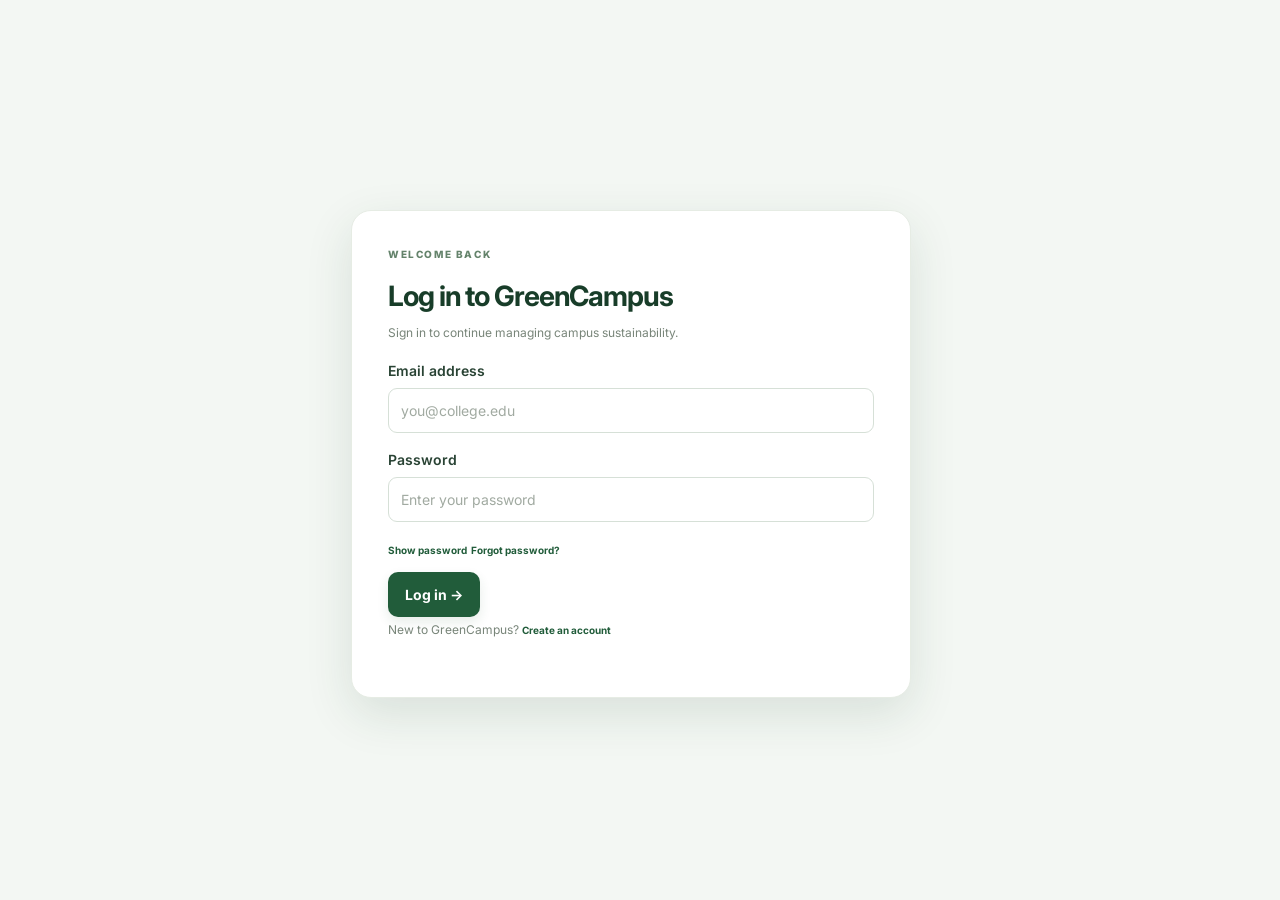
<file: task-1-workflow/index.html>
<!DOCTYPE html>
<html lang="en">
<head>
  <meta charset="UTF-8">
  <meta name="viewport" content="width=device-width, initial-scale=1.0">
  <meta name="theme-color" content="#215c3a">
  <title>GreenCampus | Sustainable campus, together</title>

  <link rel="preconnect" href="https://fonts.googleapis.com">
  <link rel="preconnect" href="https://fonts.gstatic.com" crossorigin>
  <link
    href="https://fonts.googleapis.com/css2?family=Inter:wght@400;500;600;700;800&display=swap"
    rel="stylesheet"
  >

  <link rel="stylesheet" href="style.css">
</head>

<body>

  <!-- ================= ACCESS / ROLE SELECTION ================= -->
  <section id="accessScreen" class="access-screen">
    <div class="access-decoration decor-one"></div>
    <div class="access-decoration decor-two"></div>

    <div class="access-card">

      <div class="brand brand-large">
        <span class="brand-mark">
          <svg viewBox="0 0 24 24" aria-hidden="true">
            <path d="M20.8 3.2C12.4 3.4 5.2 5.4 4.1 11.1c-.7 3.5 2.2 5.8 5.3 4.6 4.9-1.8 8.6-7.1 11.4-12.5Z"/>
            <path d="M3 21c2.2-6.1 6.4-9.8 12.4-12.7"/>
          </svg>
        </span>
        <span>Green<span class="brand-light">Campus</span></span>
      </div>

      <p class="eyebrow">SUSTAINABILITY MANAGEMENT</p>

      <h1>
        A greener campus<br>
        <span>starts with us.</span>
      </h1>

      <p class="access-copy">
        Report environmental issues, track improvements, and help make
        our campus a better place to learn and work.
      </p>

      <div class="role-label">Sign in to access your workspace</div>

      <div class="role-options">

        <button class="role-card selected" data-role="student" type="button">
          <span class="role-icon student-icon">
            <svg viewBox="0 0 24 24" aria-hidden="true">
              <path d="M3 9.5 12 5l9 4.5-9 4.5-9-4.5Z"/>
              <path d="M6.5 11.5v4.2c3.5 2.8 7.5 2.8 11 0v-4.2M21 10v6"/>
            </svg>
          </span>
          <span class="role-text">
            <strong>Student / Faculty</strong>
            <small>Report and track issues</small>
          </span>
          <span class="role-check">✓</span>
        </button>

        <button class="role-card" data-role="maintenance" type="button">
          <span class="role-icon maintenance-icon">
            <svg viewBox="0 0 24 24" aria-hidden="true">
              <path d="M14 7.5a5 5 0 0 0-6.5 6.5L3 18.5 5.5 21 10 16.5A5 5 0 0 0 16.5 10L21 5.5 18.5 3 14 7.5Z"/>
            </svg>
          </span>
          <span class="role-text">
            <strong>Maintenance Team</strong>
            <small>Manage and resolve reports</small>
          </span>
          <span class="role-check">✓</span>
        </button>

       

      </div>

      <button id="enterApp" class="btn btn-primary access-submit" type="button">
        Enter dashboard <span>→</span>
      </button>

      <p class="demo-note">
        <span class="demo-dot"></span>
        Register with your campus details to continue
      </p>

    </div>

    <aside class="access-side">
      <div class="side-quote">
        <span class="quote-mark">“</span>

        <h2>Small actions.<br>Lasting impact.</h2>

        <p>
          Every reported leak, sorted waste bin, and saved kilowatt helps
          build a more sustainable campus.
        </p>

        <div class="side-stats">
          <div>
            <strong>1 campus</strong>
            <span>One shared mission</span>
          </div>
          <div>
            <strong>Every action</strong>
            <span>Makes a difference</span>
          </div>
        </div>
      </div>

      <div class="leaf-art" aria-hidden="true">
        <div class="leaf-shape leaf-a"></div>
        <div class="leaf-shape leaf-b"></div>
        <div class="leaf-shape leaf-c"></div>
        <div class="leaf-stem"></div>
      </div>

      <span class="side-footer">Designed for people. Inspired by nature.</span>
    </aside>
  </section>

  
<!-- LOGIN SCREEN FOR RETURNING USERS -->
<section id="loginScreen" class="registration-screen hidden">
  <div class="registration-wrap">
    <div class="registration-card">
      <p class="eyebrow">WELCOME BACK</p>
      <h1>Log in to GreenCampus</h1>
      <p class="registration-intro">
        Sign in to continue managing campus sustainability.
      </p>

      <form id="loginForm">
        <div class="registration-field">
          <label for="loginEmail">Email address</label>
          <input id="loginEmail" type="email"
                 placeholder="you@college.edu" required
                 autocomplete="username">
        </div>

        <div class="registration-field">
          <label for="loginPassword">Password</label>
          <input id="loginPassword" type="password"
                 placeholder="Enter your password" required
                 autocomplete="current-password">
        </div>

        <button type="button" id="toggleLoginPassword"
                class="text-button">Show password</button>

        <button type="button" id="forgotPassword"
                class="text-button">Forgot password?</button>

        <p id="loginError" class="registration-error"
           role="alert"></p>

        <button type="submit" class="btn btn-primary">
          Log in →
        </button>
      </form>

      <p class="registration-intro">
        New to GreenCampus?
        <button type="button" id="goToRegister"
                class="text-button">Create an account</button>
      </p>
    </div>
  </div>
</section>

  <!-- ================= REGISTRATION SCREEN ================= -->
  <section
    id="registrationScreen"
    class="registration-screen hidden"
    aria-labelledby="registrationTitle"
  >

    <div class="registration-wrap">

      <div class="registration-brand brand">
        <span class="brand-mark">
          <svg viewBox="0 0 24 24" aria-hidden="true">
            <path d="M20.8 3.2C12.4 3.4 5.2 5.4 4.1 11.1c-.7 3.5 2.2 5.8 5.3 4.6 4.9-1.8 8.6-7.1 11.4-12.5Z"/>
            <path d="M3 21c2.2-6.1 6.4-9.8 12.4-12.7"/>
          </svg>
        </span>
        <span>Green<span class="brand-light">Campus</span></span>
      </div>

      <div class="registration-card">

        <button id="backToRoles" class="back-link" type="button">
          ← Back to role selection
        </button>

        <p class="eyebrow">PROFILE SETUP</p>

        <h1 id="registrationTitle">Let's get you started.</h1>

        <p class="registration-intro">
          Complete your details to personalize your GreenCampus experience.
        </p>

        <div class="registration-role-summary">
          <span class="registration-role-dot"></span>
          <span>Registering as</span>
          <strong id="registrationRoleName">Student</strong>
        </div>

        <form id="registrationForm" novalidate>

          <!-- script.js generates the fields based on the selected role -->
          <div id="registrationFields" class="registration-fields"></div>

          <div class="privacy-note">
            <span aria-hidden="true">🔒</span>
            <p>
              Your profile is stored in the GreenCampus MySQL database.
              Passwords are securely hashed by the server and are never
              stored as plain text.
            </p>
          </div>

          <label class="consent-row">
            <input id="registrationConsent" type="checkbox" required>
            <span>
              I agree to the use of my information for GreenCampus features
              and have read the privacy notice.
            </span>
          </label>

          <p
            id="registrationError"
            class="registration-error"
            role="alert"
            aria-live="polite"
          ></p>

          <div class="registration-actions">
            <button
              id="cancelRegistration"
              class="btn btn-outline"
              type="button"
            >
              Cancel
            </button>

            <button class="btn btn-primary" type="submit">
              Create account <span>→</span>
            </button>
          </div>

        </form>
      </div>

      <p class="registration-footer">
        <span class="demo-dot"></span>
        Secure account registration · GreenCampus API
      </p>

    </div>

    <aside class="registration-side">
      <span class="quote-mark">“</span>

      <h2>Small actions.<br>Lasting impact.</h2>

      <p>
        A greener campus begins when people have the right tools to report,
        improve, and work together.
      </p>

      <div class="registration-side-badge">
        <span>♧</span>
        <div>
          <strong>One shared mission</strong>
          <small>Better habits. Healthier campus.</small>
        </div>
      </div>

      <div class="leaf-art" aria-hidden="true">
        <div class="leaf-shape leaf-a"></div>
        <div class="leaf-shape leaf-b"></div>
        <div class="leaf-shape leaf-c"></div>
        <div class="leaf-stem"></div>
      </div>
    </aside>

  </section>


  <!-- ================= MAIN APPLICATION ================= -->
  <div id="appShell" class="app-shell hidden">

    <!-- SIDEBAR -->
    <aside id="sidebar" class="sidebar">

      <a
        class="brand sidebar-brand"
        href="#"
        aria-label="GreenCampus home"
        data-page="dashboard"
      >
        <span class="brand-mark">
          <svg viewBox="0 0 24 24" aria-hidden="true">
            <path d="M20.8 3.2C12.4 3.4 5.2 5.4 4.1 11.1c-.7 3.5 2.2 5.8 5.3 4.6 4.9-1.8 8.6-7.1 11.4-12.5Z"/>
            <path d="M3 21c2.2-6.1 6.4-9.8 12.4-12.7"/>
          </svg>
        </span>
        <span>Green<span class="brand-light">Campus</span></span>
      </a>

      <div class="workspace-label">WORKSPACE</div>

      <nav class="main-nav" aria-label="Main navigation">

        <button class="nav-item active" data-page="dashboard" type="button">
          <span class="nav-icon">▦</span>
          <span>Dashboard</span>
        </button>

        <button id="reportNavItem" class="nav-item" data-page="report" type="button">
          <span class="nav-icon">＋</span>
          <span>Report an issue</span>
          <span class="nav-pill">New</span>
        </button>

        <button class="nav-item" data-page="issues" type="button">
          <span class="nav-icon">☷</span>
          <span>Issue tracker</span>
          <span id="sidebarIssueCount" class="nav-count">8</span>
        </button>

        <button class="nav-item" data-page="analytics" type="button">
          <span class="nav-icon">▥</span>
          <span>Analytics</span>
        </button>

        <button class="nav-item" data-page="initiatives" type="button">
          <span class="nav-icon">♧</span>
          <span>Green initiatives</span>
        </button>

      </nav>

      <div class="sidebar-bottom">

        <div class="sidebar-tip">
          <div class="tip-icon">✦</div>
          <strong>Small change, big impact</strong>
          <p>Switch off unused lights today and help save energy.</p>

          <button data-page="initiatives" type="button">
            Explore green tips <span>→</span>
          </button>
        </div>

        <button class="nav-item" data-page="settings" type="button">
          <span class="nav-icon">⚙</span>
          <span>Settings &amp; help</span>
        </button>

        <div class="sidebar-profile">
          <div id="profileAvatar" class="avatar">SF</div>

          <div class="profile-info">
            <strong id="profileName">Student / Faculty</strong>
            <small id="profileRole">Campus community</small>
          </div>

          
        </div>

      </div>
    </aside>


    <!-- MAIN CONTENT -->
    <main class="main-area">

      <!-- TOP BAR -->
      <header class="topbar">

        <button
          id="mobileMenu"
          class="icon-button mobile-menu"
          aria-label="Open navigation"
          type="button"
        >
          ☰
        </button>

        <div class="breadcrumb">
          <span>GreenCampus</span>
          <span class="crumb-slash">/</span>
          <strong id="pageCrumb">Dashboard</strong>
        </div>

        <div class="topbar-actions">

          <div class="campus-status">
            <span></span>
            Campus demo
          </div>

          <button
            id="notificationButton"
            class="icon-button notification-button"
            aria-label="Notifications"
            type="button"
          >
            ♧<i id="notificationDot"></i>
          </button>

          <div class="topbar-user">
            <div id="topAvatar" class="avatar avatar-small">SF</div>

            <div>
              <strong id="topUserName">Student / Faculty</strong>
              <small id="topUserRole">Demo account</small>
            </div>

            <button
              id="topUserMenu"
              class="plain-chevron"
              aria-label="User menu"
              type="button"
            >
              ⌄
            </button>
          </div>

        </div>
      </header>


      <!-- NOTIFICATIONS -->
      <div id="notificationPanel" class="notification-panel hidden">

        <div class="panel-heading">
          <strong>Notifications</strong>
          <button id="markRead" class="text-button" type="button">
            Mark all read
          </button>
        </div>

        <div id="notificationList"></div>
      </div>


      <!-- JAVASCRIPT RENDERS THE SELECTED PAGE HERE -->
      <div id="pageContent" class="page-content"></div>


      <!-- FOOTER -->
      <footer class="app-footer">
        <span>© 2026 GreenCampus</span>

        <span>
          <span class="footer-leaf">♧</span>
          Better habits. Healthier campus.
        </span>
      </footer>

    </main>
  </div>


  <!-- ================= GLOBAL UI ELEMENTS ================= -->

  <div
    id="toastRegion"
    class="toast-region"
    aria-live="polite"
    aria-atomic="true"
  ></div>

  <div id="modalRoot"></div>

  <!-- Load the existing application logic -->
  <script src="script.js"></script>

</body>
</html>
</file>
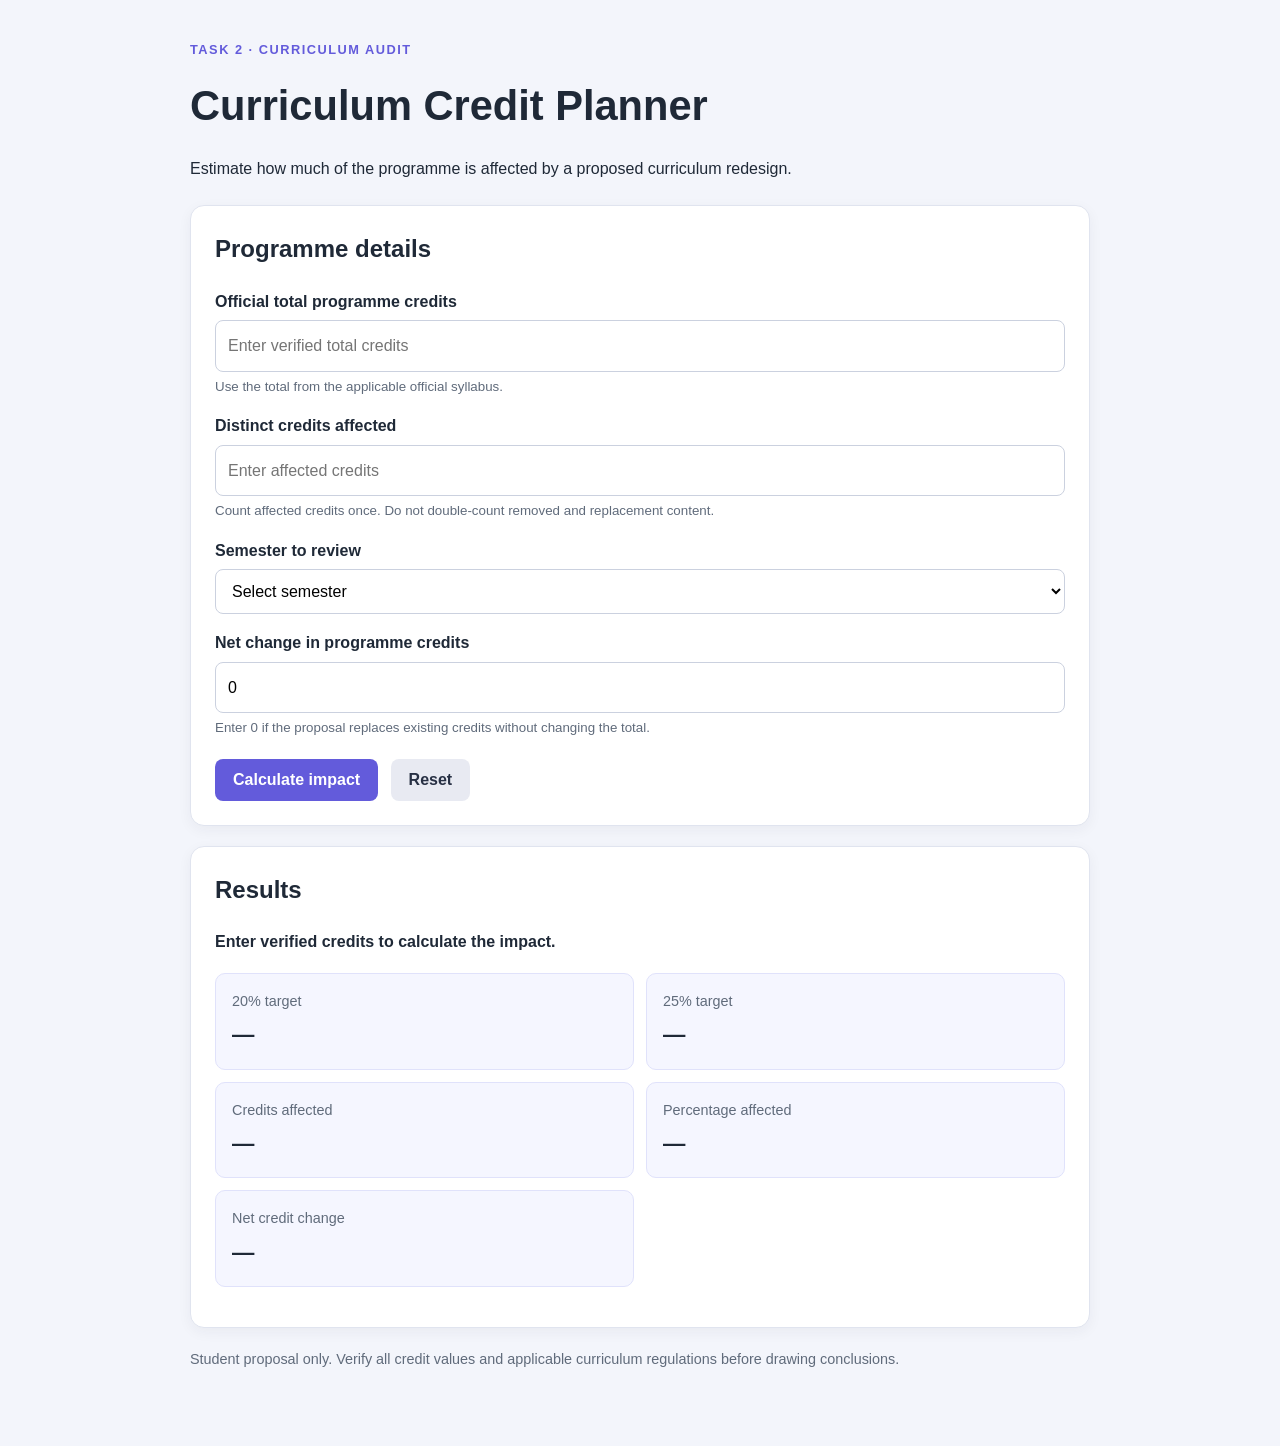
<file: task-2-curriculum/credit-calculator/index.html>
<!DOCTYPE html>
<html lang="en">
<head>
  <meta charset="UTF-8">
  <meta name="viewport" content="width=device-width, initial-scale=1.0">
  <title>IFHE Curriculum Credit Planner</title>
  <link rel="stylesheet" href="style.css">
</head>
<body>
  <main class="container">
    <header>
      <p class="eyebrow">TASK 2 · CURRICULUM AUDIT</p>
      <h1>Curriculum Credit Planner</h1>
      <p>
        Estimate how much of the programme is affected by a
        proposed curriculum redesign.
      </p>
    </header>

    <section class="panel">
      <h2>Programme details</h2>

      <label for="totalCredits">Official total programme credits</label>
      <input
        id="totalCredits"
        type="number"
        min="1"
        step="1"
        placeholder="Enter verified total credits"
      >
      <small>Use the total from the applicable official syllabus.</small>

      <label for="affectedCredits">Distinct credits affected</label>
      <input
        id="affectedCredits"
        type="number"
        min="0"
        step="0.5"
        placeholder="Enter affected credits"
      >
      <small>
        Count affected credits once. Do not double-count removed
        and replacement content.
      </small>

      <label for="originalSemester">Semester to review</label>
      <select id="originalSemester">
        <option value="">Select semester</option>
        <option value="1">Semester 1</option>
        <option value="2">Semester 2</option>
        <option value="3">Semester 3</option>
        <option value="4">Semester 4</option>
        <option value="5">Semester 5</option>
        <option value="6">Semester 6</option>
        <option value="7">Semester 7</option>
        <option value="8">Semester 8</option>
      </select>

      <label for="netChange">Net change in programme credits</label>
      <input
        id="netChange"
        type="number"
        step="0.5"
        value="0"
      >
      <small>
        Enter 0 if the proposal replaces existing credits without
        changing the total.
      </small>

      <button id="calculateButton" type="button">Calculate impact</button>
      <button id="resetButton" class="secondary" type="button">Reset</button>
    </section>

    <section class="panel results" aria-live="polite">
      <h2>Results</h2>
      <p id="status">Enter verified credits to calculate the impact.</p>

      <div class="result-grid">
        <article>
          <span>20% target</span>
          <strong id="lowerTarget">—</strong>
        </article>
        <article>
          <span>25% target</span>
          <strong id="upperTarget">—</strong>
        </article>
        <article>
          <span>Credits affected</span>
          <strong id="affectedResult">—</strong>
        </article>
        <article>
          <span>Percentage affected</span>
          <strong id="percentageResult">—</strong>
        </article>
        <article>
          <span>Net credit change</span>
          <strong id="netResult">—</strong>
        </article>
      </div>

      <p id="explanation"></p>
    </section>

    <footer>
      <p>
        Student proposal only. Verify all credit values and applicable
        curriculum regulations before drawing conclusions.
      </p>
    </footer>
  </main>

  <script src="script.js"></script>
</body>
</html>
</file>
<file: task-1-workflow/style.css>
@import url('https://fonts.googleapis.com/css2?family=Inter:wght@400;500;600;700;800&display=swap');
:root{--green:#215c3a;--green-dark:#17472b;--green-mid:#36794d;--green-soft:#e7f3e9;--green-pale:#f4f8f3;--ink:#1e2d23;--muted:#758178;--line:#e6ebe5;--white:#fff;--page:#f7f9f6;--amber:#a66c18;--amber-bg:#fff2dc;--blue:#3267a8;--blue-bg:#eaf2ff;--purple:#7252a0;--purple-bg:#f0eafd;--red:#b94a43;--red-bg:#fff0ee;--shadow:0 8px 28px rgba(31,66,42,.06);--radius:16px}
*{box-sizing:border-box}html{scroll-behavior:smooth}body{margin:0;background:var(--page);color:var(--ink);font-family:Inter,-apple-system,BlinkMacSystemFont,"Segoe UI",sans-serif;font-size:14px;line-height:1.5}button,input,select,textarea{font:inherit}button{cursor:pointer}button:focus-visible,a:focus-visible,input:focus-visible,select:focus-visible,textarea:focus-visible{outline:3px solid #80bb8f;outline-offset:2px}button:disabled{opacity:.55;cursor:not-allowed}.hidden{display:none!important}.brand{display:flex;align-items:center;gap:10px;font-size:21px;font-weight:800;letter-spacing:-.8px;color:var(--green-dark);text-decoration:none}.brand-light{font-weight:500;color:#679071}.brand-mark{width:36px;height:36px;border-radius:12px;background:var(--green);display:grid;place-items:center;flex:none}.brand-mark svg{width:23px;height:23px;fill:none;stroke:#fff;stroke-width:1.7;stroke-linecap:round;stroke-linejoin:round}
.access-screen{min-height:100vh;display:grid;grid-template-columns:minmax(500px,1fr) minmax(380px,.92fr);background:#fff;position:relative;overflow:hidden}.access-card{width:min(480px,calc(100% - 64px));margin:auto;padding:44px 0;z-index:2}.brand-large{font-size:25px;margin-bottom:42px}.brand-large .brand-mark{width:44px;height:44px;border-radius:14px}.eyebrow{font-size:10px;font-weight:800;letter-spacing:1.6px;color:#64836b;margin:0 0 13px}.access-card h1{font-size:clamp(35px,4vw,49px);line-height:1.12;letter-spacing:-2px;margin:0 0 17px;color:#203d29}.access-card h1 span{color:#6b9b72}.access-copy{font-size:14px;color:#758178;max-width:420px;line-height:1.8;margin:0 0 29px}.role-label{font-weight:700;font-size:12px;margin-bottom:12px}.role-options{display:grid;gap:10px}.role-card{width:100%;border:1px solid #e5ebe4;background:#fff;border-radius:13px;padding:12px;display:flex;align-items:center;text-align:left;gap:12px;transition:.18s ease;min-height:70px}.role-card:hover{border-color:#a7c6aa;transform:translateY(-1px)}.role-card.selected{border-color:#4c8b5b;background:#f4faf4;box-shadow:0 0 0 2px rgba(69,137,82,.08)}.role-icon{width:42px;height:42px;border-radius:12px;display:grid;place-items:center;flex:none}.role-icon svg{width:22px;height:22px;fill:none;stroke:currentColor;stroke-width:1.6;stroke-linecap:round;stroke-linejoin:round}.student-icon{background:#e7f3e9;color:#28683d}.maintenance-icon{background:#fff2dc;color:#a66c18}.admin-icon{background:#eaf2ff;color:#3267a8}.role-text{display:grid;gap:3px;flex:1}.role-text strong{font-size:12px}.role-text small{font-size:11px;color:#849087}.role-check{width:20px;height:20px;border:1px solid #d9e1d8;border-radius:50%;display:grid;place-items:center;font-size:12px;color:transparent}.selected .role-check{background:var(--green);border-color:var(--green);color:white}.btn{border:0;border-radius:10px;padding:12px 17px;font-weight:700;display:inline-flex;align-items:center;justify-content:center;gap:12px;transition:background .18s,transform .18s}.btn-primary{background:var(--green);color:white;box-shadow:0 5px 12px #215c3a1c}.btn-primary:hover{background:var(--green-dark);transform:translateY(-1px)}.btn-secondary{background:#eef4ed;color:var(--green-dark);border:1px solid #dce8da}.btn-secondary:hover{background:#e3eee1}.btn-outline{background:#fff;color:var(--green);border:1px solid #dce5da}.btn-danger{background:#fff0ee;color:#a83d37;border:1px solid #f1d0cc}.access-submit{width:100%;margin-top:19px;height:47px}.access-submit span{font-size:19px;margin-left:auto}.demo-note{font-size:11px;color:#8a948b;display:flex;align-items:center;justify-content:center;gap:7px;margin-top:17px}.demo-dot{width:6px;height:6px;background:#5eaa70;border-radius:50%}.access-side{position:relative;background:linear-gradient(145deg,#1b4e30,#2e7044 60%,#4c8c59);color:white;display:flex;align-items:center;justify-content:center;overflow:hidden;padding:50px}.access-side:before,.access-side:after{content:"";position:absolute;border:1px solid #ffffff19;border-radius:50%;width:570px;height:570px;right:-150px;top:-100px}.access-side:after{width:420px;height:420px;right:-70px;top:-20px}.side-quote{max-width:410px;position:relative;z-index:1;margin-top:-40px}.quote-mark{font-size:74px;font-family:Georgia,serif;color:#b2d7b3;line-height:.8}.side-quote h2{font-size:clamp(37px,4vw,53px);letter-spacing:-2px;line-height:1.12;margin:20px 0}.side-quote p{max-width:360px;color:#d6e7d8;font-size:14px;line-height:1.9}.side-stats{display:flex;gap:42px;margin-top:38px}.side-stats div{display:grid;gap:4px}.side-stats strong{font-size:13px}.side-stats span{font-size:11px;color:#c3ddc7}.side-footer{position:absolute;bottom:28px;left:45px;color:#c8dfcb;font-size:11px;z-index:1}.leaf-art{position:absolute;width:320px;height:300px;bottom:-65px;right:-12px;opacity:.45;transform:rotate(-12deg)}.leaf-stem{position:absolute;width:3px;height:300px;background:#a6d4a9;left:155px;top:5px;transform:rotate(34deg);border-radius:5px}.leaf-shape{position:absolute;width:100px;height:150px;background:linear-gradient(145deg,#a4d3a4,#4b985b);border-radius:100% 0 100% 0;transform:rotate(26deg)}.leaf-a{left:62px;top:36px}.leaf-b{left:155px;top:90px;transform:rotate(205deg)}.leaf-c{left:40px;top:166px;transform:rotate(20deg);width:78px;height:116px}.access-decoration{display:none}
.app-shell{min-height:100vh}.sidebar{width:254px;position:fixed;inset:0 auto 0 0;background:#fff;border-right:1px solid var(--line);padding:25px 16px 16px;display:flex;flex-direction:column;z-index:20}.sidebar-brand{padding:0 9px 31px}.sidebar-brand .brand-mark{width:34px;height:34px;border-radius:11px}.sidebar-brand{font-size:20px}.workspace-label{font-size:10px;font-weight:800;letter-spacing:1.35px;color:#9aa49b;padding:0 12px;margin-bottom:12px}.main-nav{display:grid;gap:5px}.nav-item{border:0;background:transparent;display:flex;align-items:center;gap:12px;padding:11px 12px;width:100%;text-align:left;border-radius:10px;color:#6f7c71;font-weight:600;font-size:12px;min-height:43px;transition:.15s}.nav-item:hover{background:#f5f8f4;color:var(--green)}.nav-item.active{background:#eaf4e9;color:var(--green-dark);font-weight:700}.nav-icon{width:19px;text-align:center;font-size:19px;line-height:1;color:inherit}.nav-pill{font-size:9px;font-weight:800;background:#e1f0df;color:#367446;border-radius:5px;padding:3px 6px;margin-left:auto}.nav-count{margin-left:auto;background:#f0f3ef;color:#728075;border-radius:6px;padding:2px 7px;font-size:10px}.sidebar-bottom{margin-top:auto}.sidebar-tip{background:#f3f8f1;border:1px solid #e6efe2;border-radius:13px;padding:14px;margin:0 3px 18px}.tip-icon{background:#e1efdd;width:27px;height:27px;display:grid;place-items:center;border-radius:8px;color:var(--green);margin-bottom:10px}.sidebar-tip strong{font-size:11px}.sidebar-tip p{font-size:10px;color:#7c887d;line-height:1.7;margin:5px 0 10px}.sidebar-tip button{border:0;background:none;padding:0;color:var(--green);font-size:10px;font-weight:700}.sidebar-tip button span{margin-left:7px}.sidebar-profile{display:flex;align-items:center;gap:10px;border-top:1px solid var(--line);padding:16px 4px 0;margin-top:10px}.avatar{width:36px;height:36px;border-radius:50%;display:grid;place-items:center;background:#e0eee0;color:var(--green);font-weight:800;font-size:11px;flex:none}.profile-info{display:grid;gap:3px;min-width:0;flex:1}.profile-info strong{font-size:11px;white-space:nowrap;overflow:hidden;text-overflow:ellipsis}.profile-info small{font-size:10px;color:#8a948b}.icon-button{width:35px;height:35px;display:grid;place-items:center;border:1px solid #e5ebe4;border-radius:10px;background:white;color:#617064;position:relative;flex:none}.icon-button:hover{background:#f4f8f2;color:var(--green)}.main-area{margin-left:254px;min-height:100vh;display:flex;flex-direction:column}.topbar{height:74px;background:#fff;border-bottom:1px solid var(--line);display:flex;align-items:center;justify-content:space-between;padding:0 35px;position:sticky;top:0;z-index:10}.breadcrumb{display:flex;gap:10px;align-items:center;color:#9aa39b;font-size:11px}.breadcrumb strong{font-weight:700;color:#304336}.crumb-slash{color:#c3cbc2}.topbar-actions{display:flex;align-items:center;gap:19px}.campus-status{font-size:10px;color:#728075;display:flex;align-items:center;gap:7px;background:#f5f8f3;padding:7px 10px;border-radius:7px}.campus-status span{width:6px;height:6px;background:#55a466;border-radius:50%}.notification-button{font-size:19px;border:0}.notification-button i{position:absolute;width:6px;height:6px;border-radius:50%;background:#d66c55;right:7px;top:7px;border:1px solid white}.topbar-user{display:flex;align-items:center;gap:9px}.topbar-user>div:nth-child(2){display:grid;gap:3px}.topbar-user strong{font-size:11px}.topbar-user small{font-size:10px;color:#8a948b}.avatar-small{width:32px;height:32px}.plain-chevron{border:0;background:none;color:#7e897f;padding:4px}.mobile-menu{display:none}.page-content{padding:30px 35px 36px;flex:1;width:100%;max-width:1600px;margin:0 auto}.app-footer{display:flex;justify-content:space-between;padding:16px 35px;border-top:1px solid var(--line);font-size:10px;color:#98a199;background:#fff}.footer-leaf{color:#5b9565;font-size:15px;margin-right:4px}.page-heading{display:flex;justify-content:space-between;align-items:flex-start;gap:18px;margin-bottom:25px}.page-heading h1{font-size:26px;letter-spacing:-.8px;margin:0 0 7px;font-weight:750;color:#233c2a}.page-heading p{margin:0;color:#879187;font-size:12px}.heading-actions{display:flex;gap:9px;align-items:center;flex-wrap:wrap}.btn-sm{font-size:11px;padding:10px 13px;border-radius:9px}.btn-sm .button-icon{font-size:16px}.eyebrow-small{font-size:10px;letter-spacing:1.3px;font-weight:800;color:#6f9874;margin-bottom:8px}.stat-grid{display:grid;grid-template-columns:repeat(4,minmax(0,1fr));gap:16px;margin-bottom:22px}.stat-card{background:#fff;border:1px solid var(--line);border-radius:14px;padding:19px 18px;min-width:0;box-shadow:0 3px 10px rgba(30,65,40,.015)}.stat-top{display:flex;align-items:center;justify-content:space-between;gap:8px;margin-bottom:17px}.stat-label{font-size:11px;font-weight:600;color:#78847a}.stat-icon{width:35px;height:35px;border-radius:10px;display:grid;place-items:center;font-size:17px}.stat-icon.green{background:#e6f3e7;color:#39804b}.stat-icon.amber{background:#fff1d9;color:#b27a22}.stat-icon.blue{background:#eaf2ff;color:#3b71b0}.stat-icon.purple{background:#f0eafd;color:#7759a5}.stat-number{font-size:29px;font-weight:750;letter-spacing:-1.2px;line-height:1.2;color:#203b29}.stat-foot{display:flex;align-items:center;gap:6px;margin-top:10px;font-size:10px;color:#8a958b}.trend-up{color:#3f9657;font-weight:700}.trend-neutral{color:#8a958b}.dashboard-grid{display:grid;grid-template-columns:minmax(0,1.55fr) minmax(260px,.9fr);gap:18px;margin-bottom:20px}.panel{background:#fff;border:1px solid var(--line);border-radius:14px;min-width:0;box-shadow:0 3px 10px rgba(30,65,40,.015)}.panel-header{display:flex;justify-content:space-between;align-items:flex-start;gap:12px;padding:19px 20px 0}.panel-title{font-size:13px;font-weight:750;margin:0;color:#2b4030}.panel-subtitle{font-size:10px;color:#8d978e;margin-top:5px}.panel-body{padding:17px 20px 20px}.select-small{border:1px solid #e3e9e1;background:#fff;border-radius:7px;padding:7px 9px;font-size:10px;color:#667368;max-width:140px}.chart-area{height:220px;position:relative}.chart-area canvas{width:100%;height:100%;display:block}.chart-legend{display:flex;gap:16px;flex-wrap:wrap;margin-top:8px}.legend-item{display:flex;align-items:center;gap:6px;font-size:10px;color:#7d887e}.legend-dot{width:7px;height:7px;border-radius:3px}.category-list{display:grid;gap:17px}.category-row{display:grid;grid-template-columns:28px 1fr auto;align-items:center;gap:10px}.category-icon{width:28px;height:28px;border-radius:8px;display:grid;place-items:center;font-size:13px}.category-name{font-size:11px;font-weight:600}.category-count{font-size:10px;color:#8a948b}.progress-track{height:5px;background:#edf1eb;border-radius:10px;overflow:hidden;margin-top:7px}.progress-fill{height:100%;border-radius:10px;background:#4d9960}.category-meta{display:flex;justify-content:space-between;align-items:center}.category-percent{font-size:10px;color:#829084}.table-panel{margin-bottom:20px}.table-wrap{overflow-x:auto}.report-table{border-collapse:collapse;width:100%;text-align:left;white-space:nowrap}.report-table th{font-size:9px;text-transform:uppercase;letter-spacing:.7px;color:#9aa39a;background:#fbfcfa;font-weight:700;padding:12px 19px;border-top:1px solid #f0f2ef;border-bottom:1px solid #edf0eb}.report-table td{padding:14px 19px;border-bottom:1px solid #f0f2ef;font-size:10px;color:#647066}.report-table tr:last-child td{border-bottom:0}.report-table tbody tr:hover{background:#fbfdf9}.issue-title-cell{display:flex;align-items:center;gap:10px}.issue-symbol{width:33px;height:33px;border-radius:9px;display:grid;place-items:center;font-size:15px;flex:none}.issue-title-cell strong{display:block;font-size:11px;color:#344738;margin-bottom:3px}.issue-title-cell small{font-size:9px;color:#98a098}.status-badge,.priority-badge{display:inline-flex;align-items:center;gap:5px;border-radius:6px;padding:5px 8px;font-size:9px;font-weight:700}.status-badge:before{content:"";width:5px;height:5px;border-radius:50%;background:currentColor}.status-reported{background:#eaf2ff;color:#3869a3}.status-assigned{background:#fff2dc;color:#a36d1c}.status-in-progress{background:#f0eafd;color:#7454a2}.status-resolved{background:#e5f4e7;color:#357b47}.priority-high{color:#b34840}.priority-medium{color:#ad7a25}.priority-low{color:#4c8a5b}.text-button{border:0;background:none;padding:5px 0;color:var(--green);font-size:10px;font-weight:700}.text-button:hover{text-decoration:underline}.table-footer{padding:13px 19px;border-top:1px solid #f0f2ef;display:flex;justify-content:space-between;align-items:center;color:#929b92;font-size:10px}.table-footer .text-button{font-size:10px}.bottom-grid{display:grid;grid-template-columns:1.15fr 1fr;gap:18px}.activity-list{display:grid}.activity-item{display:flex;gap:11px;padding:12px 0;border-bottom:1px solid #f0f2ef}.activity-item:last-child{border:0;padding-bottom:0}.activity-dot{width:31px;height:31px;border-radius:9px;display:grid;place-items:center;flex:none;font-size:13px}.activity-copy{flex:1;min-width:0}.activity-copy p{margin:0;color:#68756a;font-size:10px;line-height:1.7}.activity-copy strong{color:#364b3a}.activity-copy time{display:block;color:#a0a8a0;font-size:9px;margin-top:3px}.initiative-card{padding:18px;background:linear-gradient(125deg,#e9f4e7,#f7fbf4);border:1px solid #e1eddd;border-radius:12px;display:flex;gap:15px;align-items:center}.initiative-illustration{width:72px;height:72px;border-radius:14px;background:#d8ead4;display:grid;place-items:center;font-size:35px;flex:none}.initiative-card h3{font-size:13px;margin:0 0 5px;color:#2d5637}.initiative-card p{font-size:10px;color:#758777;line-height:1.7;margin:0 0 11px}.section-kicker{font-size:10px;font-weight:800;letter-spacing:1.2px;color:#7a9a7e;margin-bottom:8px}.filters-row{display:flex;gap:10px;flex-wrap:wrap;padding:17px 20px;border-bottom:1px solid #edf0eb}.search-field{position:relative;flex:1;min-width:180px}.search-field span{position:absolute;left:12px;top:9px;color:#929c92;font-size:15px}.search-field input{width:100%;border:1px solid #e3e9e1;border-radius:8px;padding:10px 12px 10px 34px;font-size:11px;background:#fff;color:var(--ink)}.filter-select{border:1px solid #e3e9e1;background:#fff;border-radius:8px;padding:9px 11px;color:#667368;font-size:10px;min-width:125px}.issue-cards{display:grid;grid-template-columns:repeat(2,minmax(0,1fr));gap:14px}.issue-card{border:1px solid var(--line);background:#fff;border-radius:13px;padding:17px;transition:.18s}.issue-card:hover{border-color:#bfd7bf;box-shadow:var(--shadow);transform:translateY(-1px)}.issue-card-top{display:flex;align-items:flex-start;gap:10px}.issue-card-top .issue-symbol{width:39px;height:39px}.issue-card-heading{flex:1;min-width:0}.issue-card-heading h3{font-size:12px;margin:1px 0 5px}.issue-card-heading p{font-size:10px;color:#8b968c;margin:0}.issue-card-desc{font-size:11px;color:#758176;line-height:1.7;margin:14px 0}.issue-card-meta{display:flex;gap:10px;align-items:center;flex-wrap:wrap;padding-top:12px;border-top:1px solid #f0f2ef}.issue-card-meta span{font-size:10px;color:#7c887e}.issue-card-actions{margin-left:auto}.empty-state{text-align:center;padding:45px 20px;color:#7c887e}.empty-state .empty-icon{font-size:35px;color:#7eab83;margin-bottom:10px}.empty-state h3{font-size:14px;color:#3c5140;margin:0 0 5px}.empty-state p{font-size:11px;margin:0 0 15px}.form-layout{display:grid;grid-template-columns:minmax(0,1.5fr) minmax(250px,.8fr);gap:18px;align-items:start}.form-panel{padding:23px}.form-section-title{font-size:13px;font-weight:750;margin:0 0 5px}.form-section-desc{font-size:10px;color:#879187;margin:0 0 22px}.form-grid{display:grid;grid-template-columns:1fr 1fr;gap:17px}.field{display:grid;gap:7px;min-width:0}.field.full{grid-column:1/-1}.field label,.field-label{font-size:11px;font-weight:700;color:#455649}.required{color:#c45c4e}.field input,.field select,.field textarea{width:100%;border:1px solid #dfe7dd;border-radius:8px;padding:11px 12px;font-size:11px;color:#344538;background:#fff;transition:border .15s}.field input::placeholder,.field textarea::placeholder{color:#a4ada4}.field textarea{min-height:110px;resize:vertical;line-height:1.6}.field input:focus,.field select:focus,.field textarea:focus{border-color:#73a77a;outline:3px solid #e2f0e2}.field .field-help{font-size:9px;color:#8f998f;margin-top:-2px}.field-error{font-size:10px;color:#b9443c;display:none}.field.invalid input,.field.invalid select,.field.invalid textarea{border-color:#d56b62;background:#fffafa}.field.invalid .field-error{display:block}.category-picker{display:grid;grid-template-columns:repeat(5,minmax(0,1fr));gap:8px}.category-choice{border:1px solid #e1e8df;background:#fff;border-radius:9px;padding:11px 4px;display:grid;justify-items:center;gap:7px;color:#69776b;min-height:77px}.category-choice .cat-emoji{font-size:20px}.category-choice span:last-child{font-size:9px;font-weight:600;text-align:center}.category-choice:hover{border-color:#a8c8a8}.category-choice.selected{border-color:#4e8e58;background:#f0f8ef;color:#245d34;box-shadow:0 0 0 1px #4e8e5822}.upload-zone{border:1px dashed #bfd0bc;border-radius:10px;padding:20px;text-align:center;background:#fafcf9;cursor:pointer;transition:.15s}.upload-zone:hover,.upload-zone.dragover{border-color:#5c9864;background:#f0f8ef}.upload-zone .upload-icon{font-size:23px;color:#5c9563}.upload-zone strong{display:block;font-size:11px;margin:7px 0 4px}.upload-zone small{font-size:9px;color:#899489}.upload-zone input{display:none}.photo-preview{display:flex;align-items:center;justify-content:space-between;padding:9px;background:#f4f8f2;border-radius:8px;margin-top:8px;font-size:10px}.form-actions{display:flex;justify-content:flex-end;gap:9px;margin-top:22px;padding-top:18px;border-top:1px solid #edf0eb}.form-side-card{padding:20px}.steps-list{display:grid;gap:18px;margin-top:20px}.step-item{display:flex;gap:11px;align-items:flex-start}.step-number{width:27px;height:27px;display:grid;place-items:center;background:#e7f3e7;border-radius:50%;color:#387347;font-size:10px;font-weight:800;flex:none}.step-item strong{font-size:11px;display:block;margin:1px 0 4px}.step-item p{font-size:10px;color:#879187;line-height:1.6;margin:0}.privacy-note{background:#f4f8f1;border-radius:9px;padding:12px;margin-top:20px;font-size:10px;color:#708173;line-height:1.7}.analytics-grid{display:grid;grid-template-columns:1.3fr 1fr;gap:18px;margin-bottom:18px}.big-metric{display:flex;align-items:baseline;gap:9px;margin-top:15px}.big-metric strong{font-size:32px;letter-spacing:-1px}.big-metric span{font-size:10px;color:#4e9360;font-weight:700}.chart-large{height:270px}.bar-chart{display:grid;gap:15px;padding-top:10px}.bar-row{display:grid;grid-template-columns:100px 1fr 32px;gap:10px;align-items:center}.bar-row label{font-size:10px;color:#667468}.bar-row .progress-track{margin:0;height:8px}.bar-row strong{font-size:10px;color:#526455;text-align:right}.metric-cards{display:grid;grid-template-columns:repeat(3,1fr);gap:15px;margin-bottom:18px}.metric-card{background:#fff;border:1px solid var(--line);border-radius:13px;padding:17px}.metric-card span{font-size:10px;color:#7e897f}.metric-card strong{display:block;font-size:23px;margin:8px 0 4px;letter-spacing:-.6px}.metric-card small{font-size:9px;color:#829083}.initiative-grid{display:grid;grid-template-columns:repeat(3,minmax(0,1fr));gap:16px}.campaign-card{background:#fff;border:1px solid var(--line);border-radius:14px;overflow:hidden}.campaign-art{height:125px;display:grid;place-items:center;font-size:45px;background:linear-gradient(135deg,#e5f2e0,#f4f8e9)}.campaign-body{padding:17px}.campaign-tag{font-size:9px;font-weight:800;letter-spacing:.7px;text-transform:uppercase;color:#68916d}.campaign-body h3{font-size:13px;margin:8px 0}.campaign-body p{font-size:10px;line-height:1.7;color:#7b877d;min-height:51px}.campaign-progress{margin:13px 0}.campaign-progress .progress-track{height:7px}.campaign-foot{display:flex;align-items:center;justify-content:space-between;font-size:9px;color:#8b968c;margin-bottom:13px}.campaign-card .btn{width:100%}.settings-layout{display:grid;grid-template-columns:220px 1fr;gap:18px}.settings-nav{padding:9px}.settings-nav button{display:block;text-align:left;width:100%;border:0;background:none;padding:11px;border-radius:8px;color:#738075;font-size:11px;font-weight:600}.settings-nav button.active{background:#eaf4e9;color:#245d34}.settings-content{padding:23px}.settings-row{display:flex;justify-content:space-between;align-items:center;gap:20px;padding:17px 0;border-bottom:1px solid #edf0eb}.settings-row:last-child{border:0}.settings-row strong{display:block;font-size:11px;margin-bottom:4px}.settings-row p{font-size:10px;color:#879187;margin:0}.toggle{width:40px;height:23px;border:0;border-radius:20px;background:#d8e0d6;padding:3px;flex:none}.toggle span{width:17px;height:17px;display:block;border-radius:50%;background:white;box-shadow:0 1px 3px #0002;transition:transform .15s}.toggle[aria-checked="true"]{background:#3d8650}.toggle[aria-checked="true"] span{transform:translateX(17px)}.help-card{background:#f3f8f1;border-radius:10px;padding:16px;margin-top:15px}.help-card h3{font-size:12px;margin:0 0 7px}.help-card p{font-size:10px;color:#758575;line-height:1.7;margin:0}.notification-panel{position:fixed;right:28px;top:65px;width:330px;background:#fff;border:1px solid var(--line);border-radius:14px;box-shadow:0 15px 45px #1e42251a;z-index:50;padding:16px}.panel-heading{display:flex;justify-content:space-between;align-items:center;padding-bottom:12px;border-bottom:1px solid #edf0eb}.panel-heading strong{font-size:13px}.notification-item{display:flex;gap:10px;padding:13px 0;border-bottom:1px solid #f0f2ef}.notification-item:last-child{border:0}.notification-item .notif-symbol{width:31px;height:31px;border-radius:9px;background:#e7f3e7;color:#367547;display:grid;place-items:center;flex:none}.notification-item strong{font-size:10px;display:block;margin:1px 0 4px}.notification-item p{font-size:10px;color:#7e897f;line-height:1.5;margin:0}.notification-item time{display:block;font-size:9px;color:#a0a8a0;margin-top:4px}.toast-region{position:fixed;right:24px;bottom:24px;z-index:100;display:grid;gap:9px;max-width:min(370px,calc(100vw - 32px))}.toast{display:flex;gap:10px;align-items:flex-start;padding:13px 15px;background:#fff;border:1px solid #dfe8dc;border-radius:11px;box-shadow:0 10px 30px #1d43201a;animation:toast-in .2s ease}.toast-icon{width:24px;height:24px;border-radius:50%;background:#e4f3e4;color:#28703c;display:grid;place-items:center;flex:none}.toast.error .toast-icon{background:#fff0ee;color:#b94a43}.toast strong{display:block;font-size:11px;margin-bottom:3px}.toast p{margin:0;font-size:10px;color:#7b877d;line-height:1.5}@keyframes toast-in{from{opacity:0;transform:translateY(8px)}to{opacity:1;transform:translateY(0)}}.modal-backdrop{position:fixed;inset:0;background:#10271880;z-index:90;display:grid;place-items:center;padding:20px;backdrop-filter:blur(3px)}.modal{background:white;border-radius:16px;width:min(560px,100%);max-height:90vh;overflow:auto;box-shadow:0 25px 80px #0b241544}.modal-header{padding:21px 23px;border-bottom:1px solid #edf0eb;display:flex;justify-content:space-between;align-items:flex-start;gap:12px}.modal-header h2{font-size:17px;margin:0 0 5px}.modal-header p{font-size:10px;color:#879187;margin:0}.modal-body{padding:22px 23px}.modal-footer{padding:15px 23px;border-top:1px solid #edf0eb;display:flex;justify-content:flex-end;gap:9px}.detail-grid{display:grid;grid-template-columns:1fr 1fr;gap:15px}.detail-field small{display:block;color:#98a198;font-size:9px;margin-bottom:5px}.detail-field strong,.detail-field span{font-size:11px;color:#394d3d}.detail-description{font-size:11px;color:#6f7d71;line-height:1.8;margin:18px 0}.history-list{border-left:2px solid #dfeade;margin:14px 0 0 5px;padding-left:15px;display:grid;gap:14px}.history-item{position:relative}.history-item:before{content:"";position:absolute;left:-21px;top:4px;width:8px;height:8px;background:#65a16c;border:2px solid white;box-shadow:0 0 0 1px #65a16c;border-radius:50%}.history-item strong{font-size:10px}.history-item p{font-size:10px;color:#89948a;margin:4px 0 0}.confirm-copy{font-size:12px;color:#6e7b70;line-height:1.8}.confirmation-icon{width:48px;height:48px;border-radius:50%;background:#e4f4e5;color:#327844;display:grid;place-items:center;font-size:24px;margin-bottom:15px}.success-panel{background:#f0f8ef;border:1px solid #dcebd9;border-radius:11px;padding:14px;margin-top:16px}.success-panel strong{font-size:11px}.success-panel p{font-size:10px;color:#708273;margin:5px 0 0}.theme-dark{--ink:#e5eee6;--muted:#aab7ac;--line:#2b4030;--white:#1b2a20;--page:#142219;--green-pale:#1c3021}.theme-dark .sidebar,.theme-dark .topbar,.theme-dark .panel,.theme-dark .stat-card,.theme-dark .issue-card,.theme-dark .form-panel,.theme-dark .form-side-card,.theme-dark .metric-card,.theme-dark .campaign-card,.theme-dark .settings-content,.theme-dark .settings-nav,.theme-dark .modal,.theme-dark .notification-panel,.theme-dark .toast,.theme-dark .app-footer{background:#1b2a20;color:#e5eee6;border-color:#2b4030}.theme-dark .main-area,.theme-dark body{background:#142219}.theme-dark .page-heading h1,.theme-dark .panel-title,.theme-dark .stat-number,.theme-dark .issue-title-cell strong,.theme-dark .profile-info strong,.theme-dark .topbar-user strong,.theme-dark .modal-header h2,.theme-dark .form-section-title{color:#e5eee6}.theme-dark .report-table th,.theme-dark .report-table tbody tr:hover{background:#203326}.theme-dark .report-table td,.theme-dark .report-table th{border-color:#2b4030}.theme-dark input,.theme-dark select,.theme-dark textarea,.theme-dark .select-small,.theme-dark .filter-select{background:#17261c;color:#e5eee6;border-color:#344c38}.theme-dark .nav-item{color:#b5c2b6}.theme-dark .nav-item.active{background:#2b4930;color:#dff0df}.theme-dark .sidebar-tip,.theme-dark .initiative-card,.theme-dark .help-card{background:#223a28;border-color:#2e4a32}.theme-dark .settings-nav button.active{background:#2b4930;color:#dff0df}
@media(min-width:1500px){.page-content{padding-left:45px;padding-right:45px}.topbar{padding-left:45px;padding-right:45px}.stat-card{padding:22px}.panel-body{padding:20px 23px 23px}}
@media(max-width:1200px){.sidebar{width:225px}.main-area{margin-left:225px}.topbar{padding:0 24px}.page-content{padding:25px 24px}.stat-grid{gap:11px}.stat-card{padding:15px}.stat-number{font-size:25px}.dashboard-grid{grid-template-columns:minmax(0,1.2fr) minmax(240px,.8fr)}.category-picker{grid-template-columns:repeat(3,minmax(0,1fr))}.initiative-grid{grid-template-columns:repeat(2,minmax(0,1fr))}}
@media(max-width:900px){.access-screen{grid-template-columns:1fr}.access-card{padding:40px 0}.access-side{display:none}.sidebar{transform:translateX(-100%);transition:transform .22s;box-shadow:none}.sidebar.mobile-open{transform:translateX(0);box-shadow:15px 0 45px #18391d20}.main-area{margin-left:0}.mobile-menu{display:grid}.topbar{gap:14px;padding:0 20px}.breadcrumb{margin-right:auto}.topbar-actions{gap:10px}.campus-status{display:none}.page-content{padding:23px 20px}.dashboard-grid,.analytics-grid{grid-template-columns:1fr}.form-layout{grid-template-columns:1fr}.form-side-card{order:-1}.bottom-grid{grid-template-columns:1fr}.settings-layout{grid-template-columns:1fr}.settings-nav{display:flex;overflow:auto}.settings-nav button{white-space:nowrap;width:auto}.app-footer{padding:15px 20px}}
@media(max-width:620px){.access-card{width:calc(100% - 38px);padding:30px 0}.brand-large{margin-bottom:30px}.access-card h1{font-size:37px}.topbar{height:62px;padding:0 13px}.breadcrumb{font-size:10px;gap:6px}.topbar-user>div:nth-child(2),.plain-chevron{display:none}.topbar-actions{gap:7px}.notification-button{width:31px;height:31px}.page-content{padding:22px 13px}.page-heading{display:grid;gap:14px}.page-heading h1{font-size:23px}.heading-actions{width:100%}.stat-grid{grid-template-columns:repeat(2,minmax(0,1fr));gap:10px}.stat-card{padding:14px}.stat-top{margin-bottom:12px}.stat-number{font-size:25px}.panel-header{padding:16px 15px 0}.panel-body{padding:15px}.chart-area{height:190px}.report-table th,.report-table td{padding:12px}.issue-cards{grid-template-columns:1fr}.form-panel{padding:17px}.form-grid{grid-template-columns:1fr}.field.full{grid-column:auto}.category-picker{grid-template-columns:repeat(3,minmax(0,1fr))}.form-actions{flex-wrap:wrap}.form-actions .btn{flex:1}.initiative-grid{grid-template-columns:1fr}.metric-cards{grid-template-columns:1fr}.analytics-grid{gap:12px}.bar-row{grid-template-columns:80px 1fr 26px}.detail-grid{grid-template-columns:1fr 1fr}.notification-panel{right:10px;top:58px;width:min(330px,calc(100vw - 20px))}.app-footer{padding:13px;gap:12px;font-size:9px}.app-footer span:last-child{text-align:right}.sidebar{width:min(280px,85vw)}.table-footer{gap:10px}.table-footer span{max-width:60%}}
@media(prefers-reduced-motion:reduce){*,*::before,*::after{scroll-behavior:auto!important;animation-duration:.01ms!important;transition-duration:.01ms!important}}




/* =========================================
   GREENCAMPUS: ROLE-SPECIFIC REGISTRATION
   ========================================= */

.registration-screen {
  min-height: 100vh;
  display: grid;
  grid-template-columns: minmax(520px, 1.05fr) minmax(360px, .85fr);
  background: #f7f9f6;
  position: relative;
  overflow: hidden;
}

.registration-wrap {
  width: min(650px, 100%);
  margin: 0 auto;
  padding: 28px 36px 20px;
  position: relative;
  z-index: 1;
}

.registration-brand {
  margin-bottom: 24px;
}

.registration-card {
  background: #fff;
  border: 1px solid #e6ece4;
  border-radius: 20px;
  padding: 27px 30px;
  box-shadow: 0 12px 40px #20482a0b;
}

.back-link {
  border: 0;
  background: transparent;
  color: #477650;
  font-weight: 700;
  font-size: 11px;
  padding: 0;
  margin: 0 0 22px;
}

.back-link:hover {
  text-decoration: underline;
}

.registration-card .eyebrow {
  margin-bottom: 8px;
}

.registration-card h1 {
  font-size: clamp(25px, 3vw, 34px);
  letter-spacing: -1.1px;
  line-height: 1.2;
  color: #203d29;
  margin: 0 0 8px;
}

.registration-intro {
  font-size: 12px;
  color: #788579;
  line-height: 1.7;
  margin: 0 0 17px;
}

.registration-role-summary {
  display: flex;
  align-items: center;
  gap: 8px;
  background: #f2f8f1;
  border: 1px solid #e1eddf;
  border-radius: 9px;
  padding: 10px 12px;
  margin-bottom: 18px;
  color: #718073;
  font-size: 11px;
}

.registration-role-summary strong {
  color: #245c36;
  margin-left: auto;
}

.registration-role-dot {
  width: 7px;
  height: 7px;
  border-radius: 50%;
  background: #4c985d;
}

.registration-fields {
  display: grid;
  grid-template-columns: repeat(2, minmax(0, 1fr));
  gap: 14px 13px;
}

.registration-field {
  display: grid;
  gap: 6px;
  min-width: 0;
}

.registration-field.full {
  grid-column: 1 / -1;
}

.registration-field label {
  font-size: 11px;
  font-weight: 700;
  color: #405544;
}

.registration-field label span {
  color: #b94a43;
}

.registration-field input,
.registration-field select {
  width: 100%;
  min-width: 0;
  border: 1px solid #dfe7dc;
  background: #fff;
  border-radius: 9px;
  padding: 11px 12px;
  color: #26392b;
  font-size: 12px;
  outline: none;
  transition: border-color .15s, box-shadow .15s;
}

.registration-field input::placeholder {
  color: #a1aaa1;
}

.registration-field input:focus,
.registration-field select:focus {
  border-color: #5d9c68;
  box-shadow: 0 0 0 3px #5d9c681b;
}

.registration-field input.invalid,
.registration-field select.invalid {
  border-color: #c45149;
  background: #fffafa;
}

.registration-field .field-error {
  display: block;
  color: #b9443c;
  font-size: 10px;
  margin: 0;
}

.privacy-note {
  display: flex;
  align-items: flex-start;
  gap: 9px;
  background: #f7faf6;
  border: 1px solid #e8eee5;
  border-radius: 9px;
  padding: 11px;
  margin: 17px 0 12px;
}

.privacy-note > span {
  font-size: 15px;
}

.privacy-note p {
  font-size: 10px;
  line-height: 1.6;
  color: #748075;
  margin: 0;
}

.consent-row {
  display: flex;
  align-items: flex-start;
  gap: 9px;
  font-size: 10px;
  line-height: 1.6;
  color: #627164;
  cursor: pointer;
}

.consent-row input {
  margin: 3px 0 0;
  accent-color: #215c3a;
  flex: none;
  width: 14px;
  height: 14px;
}

.registration-error {
  color: #b9443c;
  font-size: 11px;
  margin: 9px 0 0;
}

.registration-actions {
  display: flex;
  justify-content: flex-end;
  gap: 10px;
  margin-top: 17px;
  padding-top: 16px;
  border-top: 1px solid #edf1eb;
}

.registration-actions .btn {
  width: auto;
  min-width: 120px;
  font-size: 11px;
}

.registration-actions .btn-primary span {
  margin-left: 5px;
}

.registration-footer {
  display: flex;
  align-items: center;
  justify-content: center;
  gap: 7px;
  color: #89958a;
  font-size: 10px;
  margin: 15px 0 0;
}

.registration-side {
  position: relative;
  background: linear-gradient(145deg, #1b4e30, #2e7044 60%, #4c8c59);
  color: white;
  display: flex;
  flex-direction: column;
  justify-content: center;
  padding: clamp(35px, 6vw, 85px);
  overflow: hidden;
}

.registration-side:before,
.registration-side:after {
  content: "";
  position: absolute;
  border: 1px solid #ffffff19;
  border-radius: 50%;
  width: 570px;
  height: 570px;
  right: -150px;
  top: -100px;
}

.registration-side:after {
  width: 420px;
  height: 420px;
  right: -70px;
  top: -20px;
}

.registration-side > .quote-mark,
.registration-side h2,
.registration-side > p,
.registration-side-badge {
  position: relative;
  z-index: 1;
}

.registration-side h2 {
  font-size: clamp(34px, 4vw, 49px);
  line-height: 1.12;
  letter-spacing: -1.8px;
  margin: 20px 0;
}

.registration-side > p {
  max-width: 360px;
  color: #d6e7d8;
  font-size: 13px;
  line-height: 1.9;
}

.registration-side-badge {
  display: flex;
  align-items: center;
  gap: 12px;
  margin-top: 27px;
  padding: 13px 15px;
  border: 1px solid #ffffff30;
  border-radius: 12px;
  background: #ffffff0b;
  width: fit-content;
}

.registration-side-badge > span {
  font-size: 24px;
  color: #b5d9b5;
}

.registration-side-badge strong,
.registration-side-badge small {
  display: block;
}

.registration-side-badge strong {
  font-size: 11px;
}

.registration-side-badge small {
  font-size: 10px;
  color: #c6dfca;
  margin-top: 3px;
}

.registration-side .leaf-art {
  opacity: .3;
}

/* Tablet */
@media (max-width: 900px) {
  .registration-screen {
    grid-template-columns: 1fr;
  }

  .registration-wrap {
    width: min(650px, 100%);
    padding: 24px 20px;
  }

  .registration-side {
    display: none;
  }
}

/* Mobile */
@media (max-width: 520px) {
  .registration-wrap {
    padding: 18px 12px;
  }

  .registration-brand {
    margin-bottom: 16px;
  }

  .registration-card {
    padding: 22px 17px;
    border-radius: 15px;
  }

  .registration-fields {
    grid-template-columns: 1fr;
    gap: 12px;
  }

  .registration-field.full {
    grid-column: auto;
  }

  .registration-card h1 {
    font-size: 27px;
  }

  .registration-actions {
    flex-direction: column-reverse;
  }

  .registration-actions .btn {
    width: 100%;
  }
}


.field.invalid input,
.field.invalid select {
  border-color: #c62828;
}

.field-error {
  display: none;
  color: #c62828;
  font-size: 12px;
  margin-top: 5px;
}

.field.invalid .field-error {
  display: block;
}

.field.invalid label {
  color: #b42318;
}

.registration-layout .form-grid {
  display: grid;
  grid-template-columns: repeat(2, minmax(0, 1fr));
  gap: 18px;
}

.registration-layout .field.full {
  grid-column: 1 / -1;
}

.registration-layout input:not([type="checkbox"]),
.registration-layout select {
  width: 100%;
  box-sizing: border-box;
}

@media (max-width: 600px) {
  .registration-layout .form-grid {
    grid-template-columns: 1fr;
  }

  .registration-layout .field.full {
    grid-column: auto;
  }
}



/* REGISTRATION SCREEN */
.registration-screen {
  min-height: 100vh;
  display: flex;
  justify-content: center;
  align-items: center;
  padding: 32px 16px;
  background: #f3f7f3;
}

.registration-card {
  width: 100%;
  max-width: 560px;
  padding: 36px;
  border-radius: 20px;
  background: #ffffff;
  box-shadow: 0 16px 48px rgba(28, 65, 42, 0.12);
}

.registration-card h1 {
  margin: 18px 0 10px;
  color: #183d29;
  font-size: 28px;
}

.registration-description,
.registration-note {
  color: #647568;
  line-height: 1.6;
}

.registration-role {
  margin: 20px 0;
  padding: 12px 14px;
  border-radius: 10px;
  background: #edf6ee;
  color: #315c3d;
}

#registrationFields {
  display: grid;
  gap: 16px;
}

.registration-field {
  display: flex;
  flex-direction: column;
  gap: 7px;
  margin-bottom: 16px;
}

.registration-field label {
  font-size: 14px;
  font-weight: 600;
  color: #294334;
}

.registration-field input,
.registration-field select {
  box-sizing: border-box;
  width: 100%;
  min-height: 44px;
  padding: 11px 12px;
  border: 1px solid #d6e0d7;
  border-radius: 9px;
  background: #fff;
  color: #24392b;
  font: inherit;
}

.registration-field input:focus,
.registration-field select:focus {
  outline: 2px solid #76a987;
  outline-offset: 1px;
}

.registration-consent {
  display: flex;
  align-items: flex-start;
  gap: 10px;
  margin: 12px 0;
  color: #47584b;
  font-size: 14px;
  line-height: 1.5;
}

.registration-consent input {
  margin-top: 3px;
}

.registration-error {
  color: #b42318;
  font-size: 14px;
  line-height: 1.5;
}

.registration-submit {
  width: 100%;
  margin-top: 8px;
}

.registration-back,
.registration-cancel {
  display: block;
  width: 100%;
  padding: 10px;
  margin-top: 8px;
  border: 0;
  background: transparent;
  color: #315c3d;
  font: inherit;
  cursor: pointer;
}

.registration-note {
  margin-top: 20px;
  font-size: 12px;
  text-align: center;
}

@media (max-width: 480px) {
  .registration-card {
    padding: 24px 18px;
  }

  .registration-card h1 {
    font-size: 24px;
  }
}


/* Required-field indicator */
.required-mark {
  color: #dc2626;
  font-weight: 800;
  margin-left: 3px;
}

/* Match dropdowns to the existing registration inputs */
.registration-field select {
  box-sizing: border-box;
  width: 100%;
  min-height: 44px;
  padding: 11px 12px;
  border: 1px solid #d6e0d7;
  border-radius: 9px;
  background: #ffffff;
  color: #24392b;
  font: inherit;
  cursor: pointer;
}

.registration-field select:focus {
  outline: 2px solid #76a987;
  outline-offset: 1px;
}
</file>
<file: task-2-curriculum/credit-calculator/style.css>
* {
  box-sizing: border-box;
}

body {
  margin: 0;
  font-family: Arial, sans-serif;
  background: #f3f5fb;
  color: #1f2937;
  line-height: 1.6;
}

.container {
  width: min(900px, 92%);
  margin: 40px auto;
}

header {
  margin-bottom: 24px;
}

.eyebrow {
  color: #635bdb;
  font-size: 0.8rem;
  font-weight: bold;
  letter-spacing: 1.5px;
}

h1 {
  margin: 5px 0;
  font-size: clamp(1.8rem, 5vw, 2.6rem);
}

h2 {
  margin-top: 0;
}

.panel {
  background: white;
  border: 1px solid #e0e4ef;
  border-radius: 14px;
  padding: 24px;
  margin-bottom: 20px;
  box-shadow: 0 4px 14px rgba(31, 41, 55, 0.05);
}

label {
  display: block;
  margin-top: 16px;
  margin-bottom: 6px;
  font-weight: 600;
}

input,
select {
  display: block;
  width: 100%;
  padding: 12px;
  border: 1px solid #cbd1df;
  border-radius: 8px;
  font: inherit;
  background: white;
}

input:focus,
select:focus {
  outline: 2px solid #635bdb;
  outline-offset: 2px;
}

small {
  display: block;
  color: #606b7b;
  margin-top: 4px;
}

button {
  margin-top: 20px;
  padding: 12px 18px;
  border: 0;
  border-radius: 8px;
  background: #635bdb;
  color: white;
  font-size: 1rem;
  font-weight: bold;
  cursor: pointer;
}

button:hover {
  background: #4f46c7;
}

button.secondary {
  margin-left: 8px;
  background: #e8eaf2;
  color: #273044;
}

button.secondary:hover {
  background: #d8dceb;
}

.result-grid {
  display: grid;
  grid-template-columns: repeat(2, minmax(0, 1fr));
  gap: 12px;
  margin-top: 18px;
}

.result-grid article {
  background: #f5f6ff;
  border: 1px solid #e0e2fb;
  border-radius: 10px;
  padding: 16px;
}

.result-grid span {
  display: block;
  font-size: 0.9rem;
  color: #606b7b;
}

.result-grid strong {
  display: block;
  margin-top: 4px;
  font-size: 1.4rem;
  overflow-wrap: anywhere;
}

#status {
  font-weight: bold;
}

footer {
  color: #606b7b;
  font-size: 0.9rem;
  padding-bottom: 20px;
}

@media (max-width: 520px) {
  .container {
    margin: 20px auto;
  }

  .panel {
    padding: 18px;
  }

  .result-grid {
    grid-template-columns: 1fr;
  }

  button.secondary {
    margin-left: 0;
  }
}
</file>
